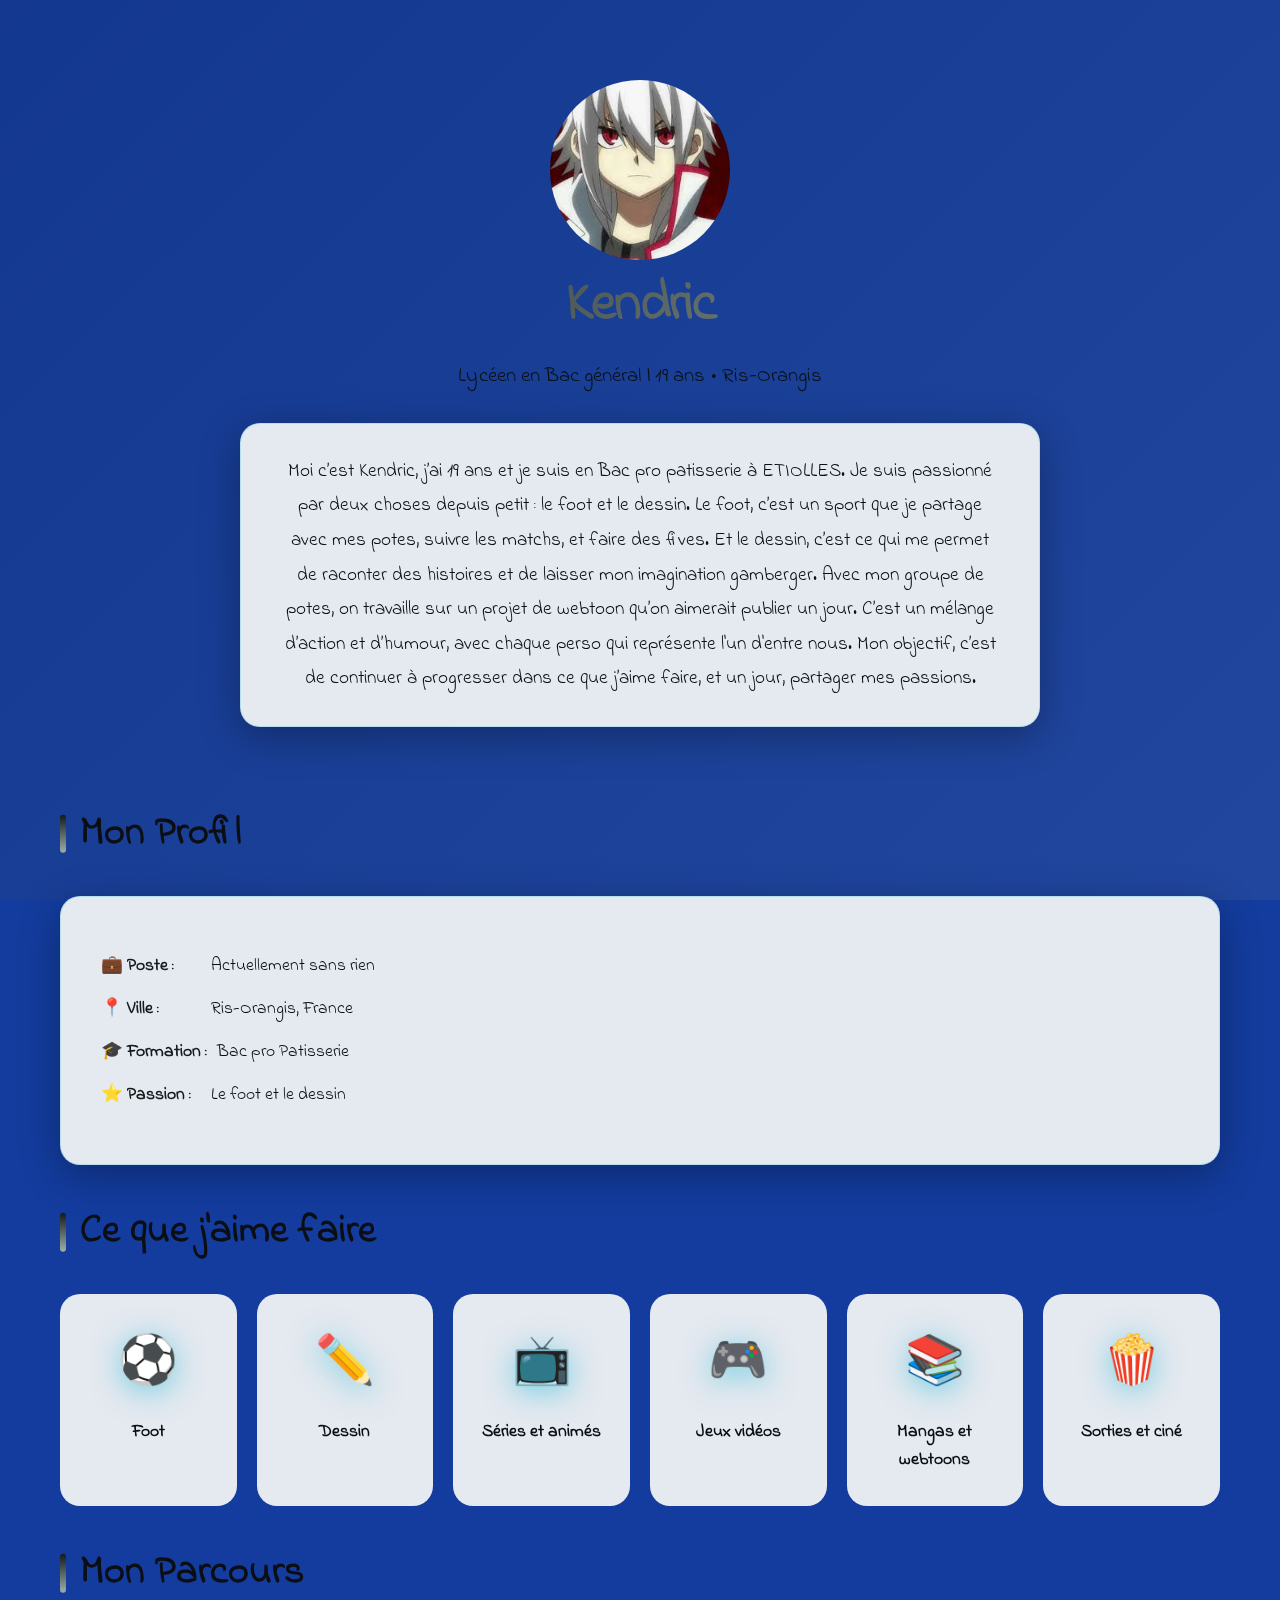
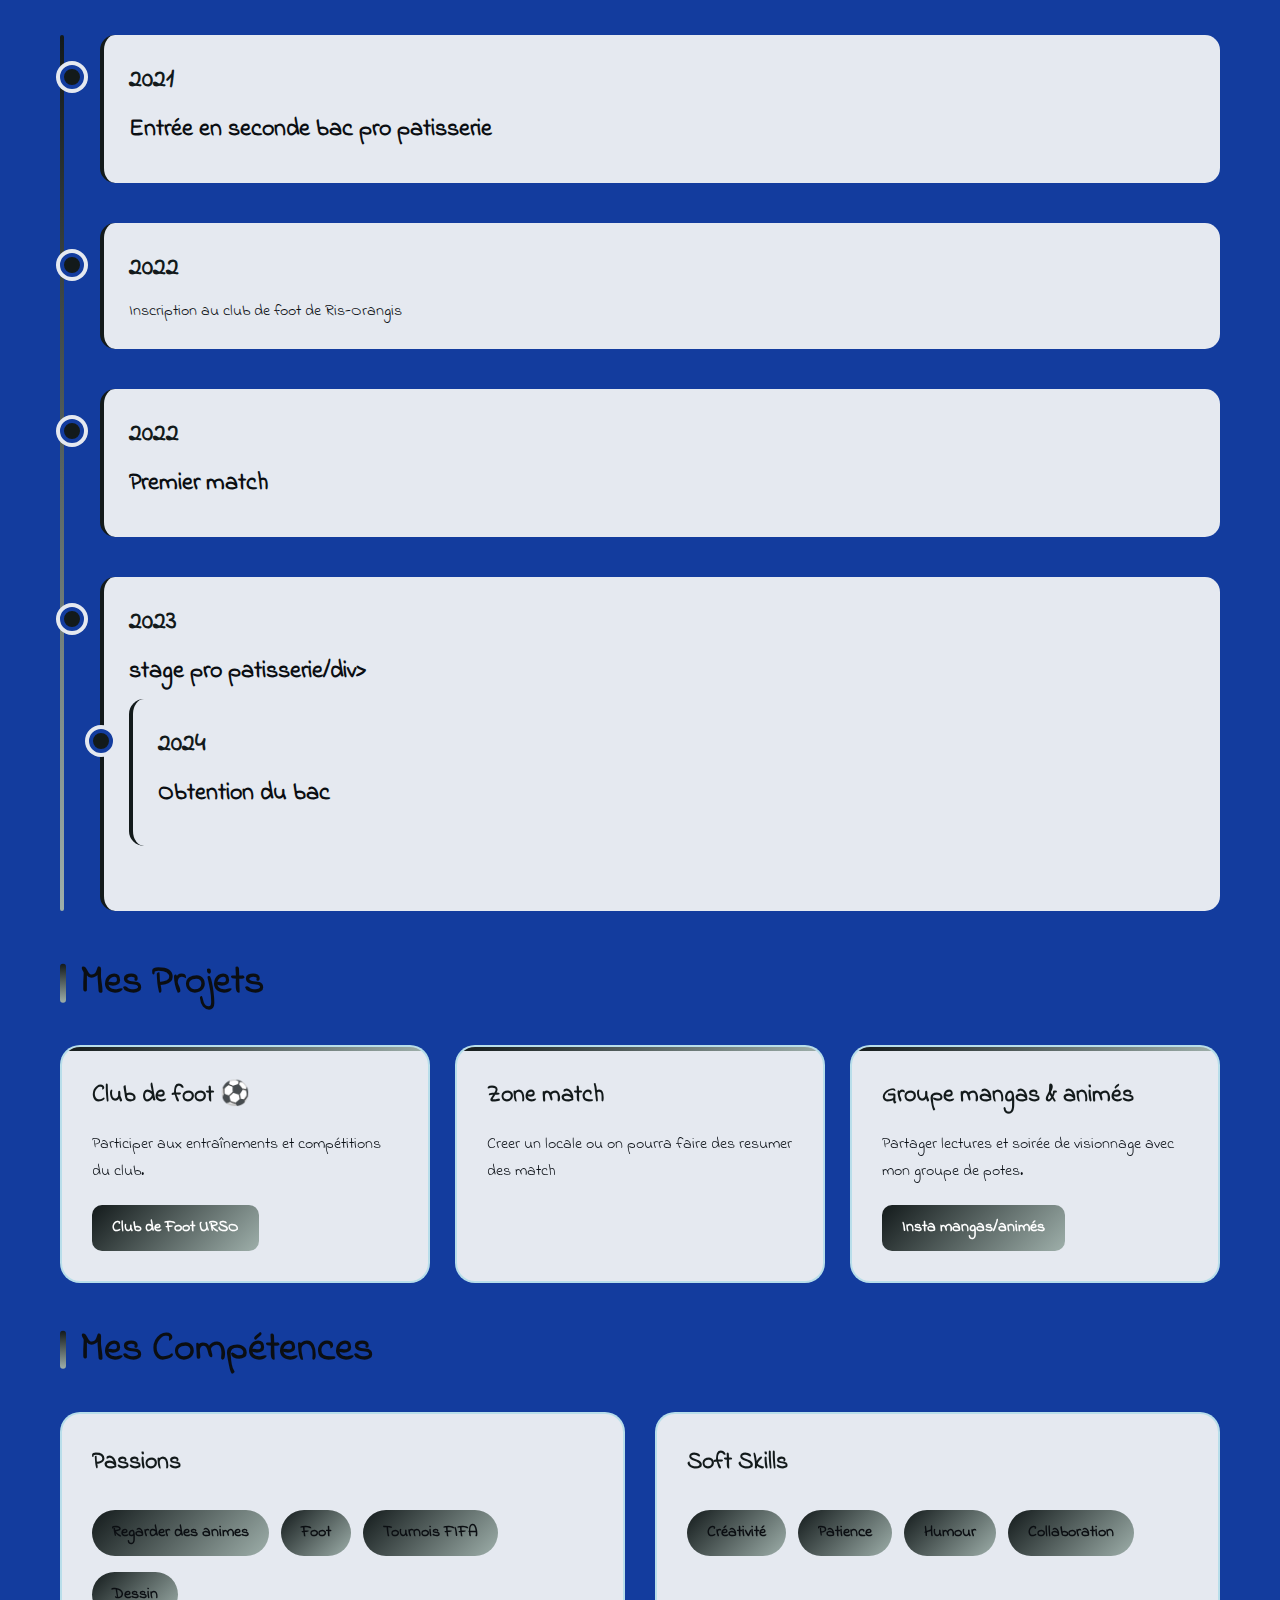
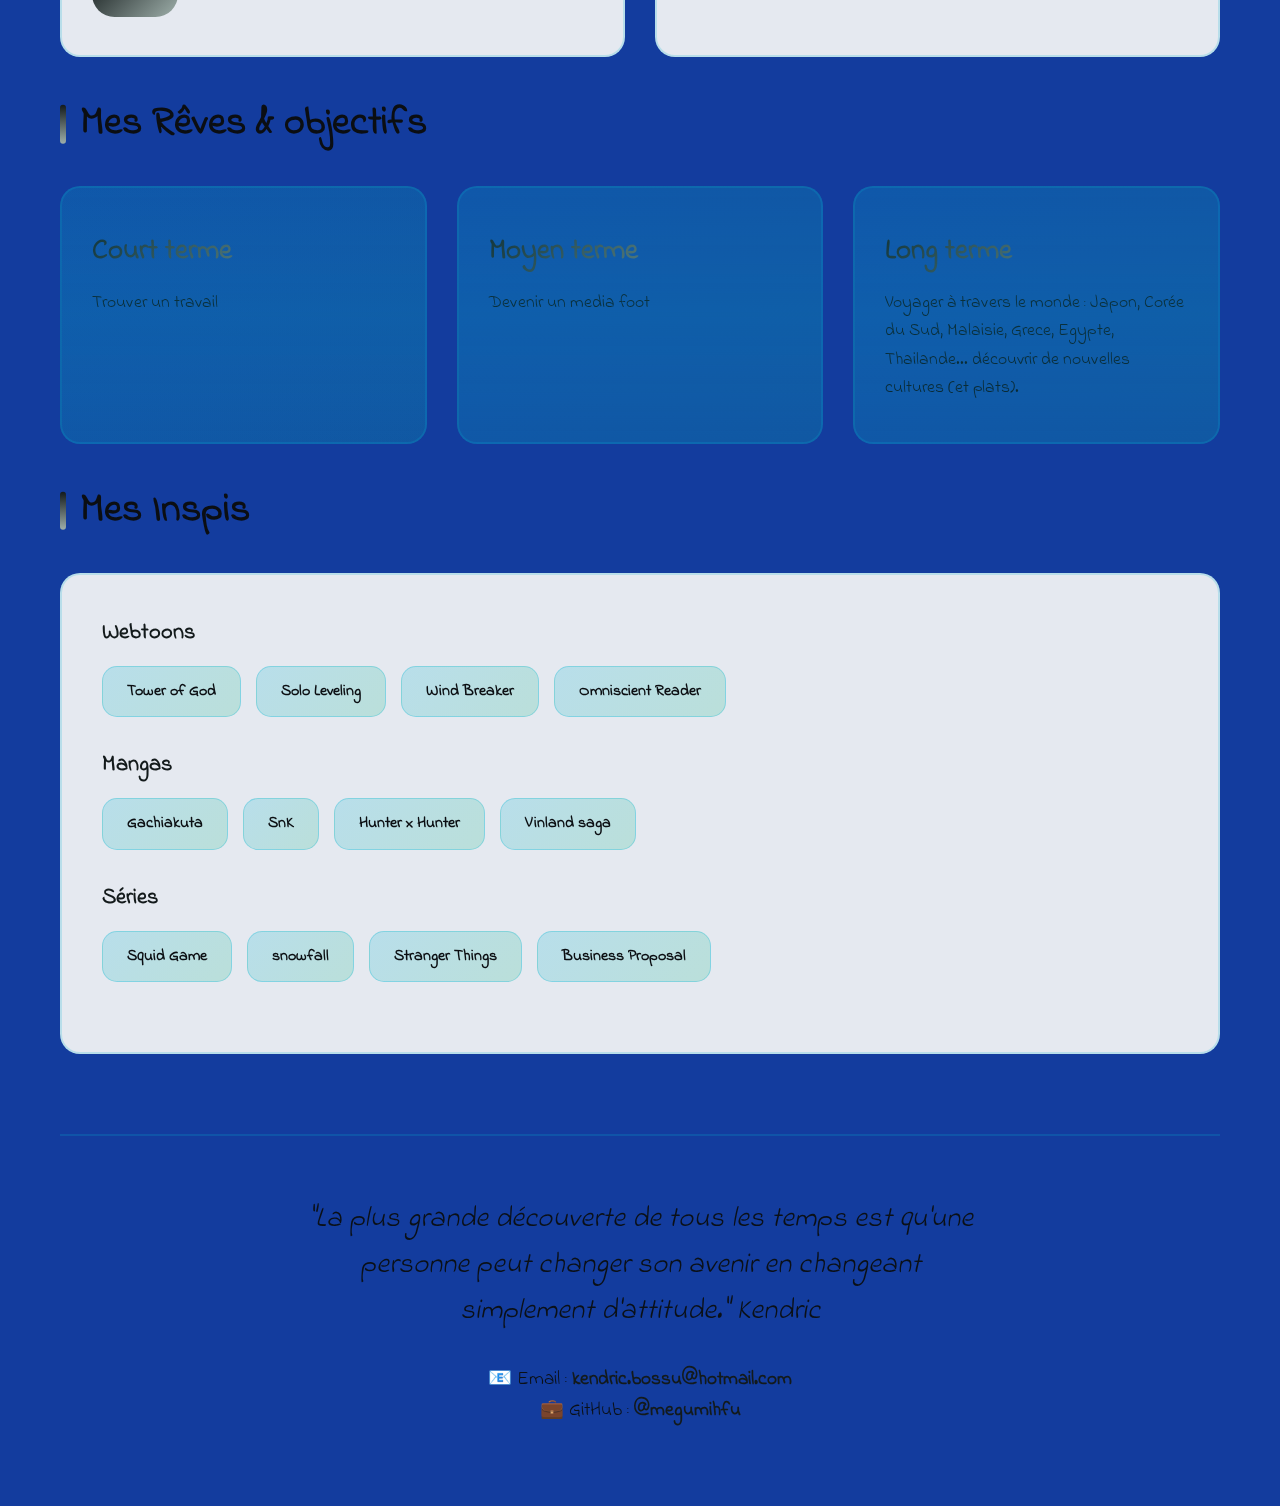
<file: Kendric/index.html>
<meta charset="UTF-8">
    <meta name="viewport" content="width=device-width, initial-scale=1.0">
    <title>Mon CV de Vie</title>
    <!-- lien vers le css -->
    <link rel="stylesheet" href="style.css">
    <!-- pour changer de police : https://fonts.google.com/ -->
    <style>
        @import url('https://fonts.googleapis.com/css2?family=Indie+Flower&family=Patrick+Hand&display=swap');
    </style>
</head>
<body>
    <div class="container">
        <!-- profil -->
        <header class="header">
            <div class="flip-card-container">
                 <div class="flip-card">
                    <div class="flip-card-inner">
                        <div class="flip-card-front">
                        <img src="[data-uri]" alt="chat 1" />
                        </div>
                        <div class="flip-card-back">
                        <img src=" [data-uri]"chat 2" />
                        </div>
                    </div>
                </div>
            </div>


            <h1 class="nom">Kendric</h1>
            <p class="accroche">Lycéen en Bac général | 19 ans • Ris-Orangis</p>
            
            <!-- citation "a propos de moi" -->
            <div class="a-propos-cite">
                <p>
                    Moi c’est Kendric, j’ai 19 ans et je suis en Bac pro patisserie à ETIOLLES.
                    Je suis passionné par deux choses depuis petit : le foot et le dessin.
                    Le foot, c’est un sport que je partage avec mes potes, suivre les matchs, et faire des fives.
                    Et le dessin, c’est ce qui me permet de raconter des histoires et de laisser mon imagination gamberger.
                    Avec mon groupe de potes, on travaille sur un projet de webtoon qu’on aimerait publier un jour.
                    C’est un mélange d’action et d’humour, avec chaque perso qui représente l'un d'entre nous.
                    Mon objectif, c’est de continuer à progresser dans ce que j’aime faire,
                    et un jour, partager mes passions.
                </p>
            </div>
        </header>

        <!-- mon profil -->
        <section class="section">
            <h2 class="section-titre">Mon Profil</h2>
            <div class="profil-content">
                <div class="info-ligne">
                    <strong>💼 Poste :</strong>
                    <span>Actuellement sans rien</span>
                </div>
                <div class="info-ligne">
                    <strong>📍 Ville :</strong>
                    <span>Ris-Orangis, France</span>
                </div>
                <div class="info-ligne">
                    <strong>🎓 Formation :</strong>
                    <span>Bac pro Patisserie</span>
                </div>
                <div class="info-ligne">
                    <strong>⭐ Passion :</strong>
                    <span>Le foot et le dessin</span>
                </div>
            </div>
        </section>

        <!-- mes passions -->
        <section class="section">
            <h2 class="section-titre">Ce que j'aime faire</h2>
            <div class="passions-grid">
                <div class="passion-card">
                    <div class="passion-icon">⚽</div>
                    <div class="passion-nom">Foot</div>
                </div>
                <div class="passion-card">
                    <div class="passion-icon">✏️</div>
                    <div class="passion-nom">Dessin</div>
                </div>
                <div class="passion-card">
                    <div class="passion-icon">📺</div>
                    <div class="passion-nom">Séries et animés</div>
                </div>
                <div class="passion-card">
                    <div class="passion-icon">🎮</div>
                    <div class="passion-nom">Jeux vidéos</div>
                </div>
                <div class="passion-card">
                    <div class="passion-icon">📚</div>
                    <div class="passion-nom">Mangas et webtoons</div>
                </div>
                <div class="passion-card">
                    <div class="passion-icon">🍿</div>
                    <div class="passion-nom">Sorties et ciné</div>
                </div>
            </div>
        </section>

        <!-- mon parcours -->
        <section class="section">
            <h2 class="section-titre">Mon Parcours</h2>
            <div class="timeline">
                <div class="timeline-item">
                    <div class="timeline-annee">2021</div>
                    <div class="timeline-titre">Entrée en seconde bac pro patisserie</div>
                </div>
                <div class="timeline-item">
                    <div class="timeline-annee">2022</div>
                    <div class="timeline-titre"></div>Inscription au club de foot de Ris-Orangis
                </div>
                <div class="timeline-item">
                    <div class="timeline-annee">2022</div>
                    <div class="timeline-titre">Premier match</div>
                </div>
                <div class="timeline-item">
                    <div class="timeline-annee">2023</div>
                    <div class="timeline-titre">stage pro patisserie/div>
                </div>
                <div class="timeline-item">
                    <div class="timeline-annee">2024</div>
                    <div class="timeline-titre">Obtention du bac</div>
                </div>
            </div>
        </section>

        <!-- mes projets -->
        <section class="section">
            <h2 class="section-titre">Mes Projets</h2>
            <div class="projets-grid">
                <div class="projet-card">
                    <div class="projet-titre">Club de foot ⚽</div>
                    <div class="projet-desc"> Participer aux entraînements et compétitions du club.</div>
                    <a href="https://www.usro.fr/football/" class="projet-lien" target="_blank">
                        Club de Foot URSO
                    </a>
                </div>
                <div class="projet-card">
                    <div class="projet-titre">Zone match</div>
                    <div class="projet-desc"> Creer un locale ou on pourra faire des resumer des match</div>
                    
                </div>
                <div class="projet-card">
                    <div class="projet-titre">Groupe mangas & animés</div>
                    <div class="projet-desc">Partager lectures et soirée de visionnage avec mon groupe de potes.</div>
                    <a href="https://www.instagram.com/teammanga__/?hl=en" class="projet-lien" target="_blank">
                        Insta mangas/animés 
                    </a>
                </div>
            </div>
        </section>

        <!-- mes compétences -->
        <section class="section">
            <h2 class="section-titre">Mes Compétences</h2>
            <div class="competences-container">
                <div class="competences-bloc">
                    <h3>Passions</h3>
                    <div class="tag">Regarder des animes</div>
                    <div class="tag">Foot</div>
                    <div class="tag">Tournois FIFA</div>
                    <div class="tag">Dessin</div>
                </div>
                <div class="competences-bloc">
                    <h3>Soft Skills</h3>
                    <div class="tag">Créativité</div>
                    <div class="tag">Patience</div>
                    <div class="tag">Humour</div>
                    <div class="tag">Collaboration</div>
                </div>
            </div>
        </section>

        <!-- mes reves et objectis -->
        <section class="section">
            <h2 class="section-titre">Mes Rêves & objectifs</h2>
            <div class="reves-grid">
                <div class="reve-card">
                    <div class="reve-titre">Court terme</div>
                    <div class="reve-desc">Trouver un travail</div>
                </div>
                <div class="reve-card">
                    <div class="reve-titre">Moyen terme</div>
                    <div class="reve-desc">Devenir un media foot</div>
                </div>
                <div class="reve-card">
                    <div class="reve-titre">Long terme</div>
                    <div class="reve-desc">Voyager à travers le monde : Japon, Corée du Sud, Malaisie, Grece, Egypte, Thailande... découvrir de nouvelles cultures (et plats).</div>
                </div>
            </div>
        </section>

        <!-- mes inspis -->
        <section class="section">
            <h2 class="section-titre">Mes Inspis</h2>
            <div class="inspirations-content">
                <div class="inspiration-categorie">
                    <h3>Webtoons</h3>
                    <div class="inspiration-liste">
                        <div class="inspiration-item">
                            <a href="https://www.webtoons.com/en/fantasy/tower-of-god/list?title_no=95">
                                Tower of God
                            </a>
                        </div>
                        <div class="inspiration-item">Solo Leveling</div>
                        <div class="inspiration-item">Wind Breaker</div>
                        <div class="inspiration-item">Omniscient Reader</div>
                    </div>
                </div>
                <div class="inspiration-categorie">
                    <h3>Mangas</h3>
                    <div class="inspiration-liste">
                        <div class="inspiration-item">
                            <a href="https://v6.voiranime.com/anime/one-piece/">
                                Gachiakuta
                            </a>
                        </div>
                        <div class="inspiration-item">SnK</div>
                        <div class="inspiration-item">Hunter x Hunter</div>
                        <div class="inspiration-item">Vinland saga</div>
                    </div>
                </div>
                <div class="inspiration-categorie">
                    <h3>Séries</h3>
                    <div class="inspiration-liste">
                        <div class="inspiration-item">
                            <a href="https://www.netflix.com/fr-en/title/81040344">
                                Squid Game
                            </a>
                        </div>
                        <div class="inspiration-item">snowfall</div>
                        <div class="inspiration-item">Stranger Things</div>
                        <div class="inspiration-item">Business Proposal</div>
                    </div>
                </div>
            </div>
        </section>

        <footer class="footer">
            <div class="citation">
                "La plus grande découverte de tous les temps est qu'une personne peut changer son avenir en changeant simplement d'attitude."
                <i>Kendric</i>
            </div>
            <div class="contact-info">
                📧 Email : <a href="mailto:monmail@exemple.fr">kendric.bossu@hotmail.com</a><br>
                💼 GitHub : <a href="https://github.com/megumihfu" target="_blank">@megumihfu</a>
            </div>
        </footer>
    </div>
</file>
<file: Kendric/style.css>
/* les couleurs que l'on peut personnaliser */
:root {
    --couleur-principale: #131a1b; /* turquoise */
    --couleur-secondaire: #9eafaa; /* vert */
    --couleur-accent: #ddeae4; /* Vert clair */
    --couleur-fond: #133c9e;
    --couleur-carte: #e5e9f0;
    --couleur-texte: #0b0e12;
    --couleur-texte-gris: #0b1016;
}

* {
    margin: 0;
    padding: 0;
    box-sizing: border-box;
}

body {
    font-family: "Indie Flower", cursive;
    font-weight: 550; 
    background: var(--couleur-fond);
    color: var(--couleur-texte);
    line-height: 1.6;
    overflow-x: hidden;
}

/* fond animé avec dégradé */
body::before {
    content: '';
    position: fixed;
    top: 0;
    left: 0;
    width: 100%;
    height: 100%;
    background: linear-gradient(135deg, var(--couleur-principale) 0%, var(--couleur-secondaire) 100%);
    opacity: 0.1;
    z-index: -1;
}

/* conteneur principal */
.container {
    max-width: 1200px;
    margin: 0 auto;
    padding: 20px;
}

/* profil */
.header {
    text-align: center;
    padding: 60px 20px 40px;
    position: relative;
}

/* image centrée  */
.flip-card-container {
  display: flex;
  justify-content: center;
  align-items: center;
  animation: flotte 3s ease-in-out infinite;
}

.flip-card {
  width: 180px;
  height: 180px;
  perspective: 1000px; 
  cursor: pointer;
}

.flip-card-inner {
  width: 100%;
  height: 100%;
  transition: transform 0.8s;
  transform-style: preserve-3d;
}

/* l'image tourne */
.flip-card:hover .flip-card-inner {
  transform: rotateY(180deg);
}

.flip-card-front,
.flip-card-back {
  position: absolute;
  width: 100%;
  height: 100%;
  backface-visibility: hidden; 
  border-radius: 50%; /* pp ronde */
}

.flip-card-front img,
.flip-card-back img {
  width: 100%;
  height: 100%;
  object-fit: cover;
  border-radius: 50%;
}

/* face arrière */
.flip-card-back {
  transform: rotateY(180deg);
}

@keyframes flotte {
    0%, 100% { transform: translateY(0px); }
    50% { transform: translateY(-10px); }
}

.nom {
    font-size: 3.5em;
    font-weight: 900;
    background: linear-gradient(135deg, var(--couleur-principale), var(--couleur-secondaire));
    -webkit-background-clip: text;
    -webkit-text-fill-color: transparent;
    background-clip: text;
    margin-bottom: 10px;
    letter-spacing: -2px;
}

.accroche {
    font-size: 1.3em;
    color: var(--couleur-texte-gris);
    max-width: 600px;
    margin: 0 auto 30px;
}

/* la citation "à propos" */
.a-propos-cite {
    background: var(--couleur-carte);
    padding: 30px 40px;
    border-radius: 20px;
    box-shadow: 0 10px 40px rgba(0, 0, 0, 0.3);
    border: 1px solid rgba(6, 182, 212, 0.2);
    max-width: 800px;
    margin: 0 auto;
    transition: transform 0.3s ease, box-shadow 0.3s ease;
}

.a-propos-cite:hover {
    transform: translateY(-5px);
    box-shadow: 0 20px 60px rgba(6, 182, 212, 0.4);
}

.a-propos-cite p {
    color: var(--couleur-texte-gris);
    line-height: 1.8;
    font-size: 1.2em;
}

/* sections */
.section {
    margin: 35px 0;
}

.section-titre {
    font-size: 2.5em;
    font-weight: 800;
    margin-bottom: 30px;
    position: relative;
    padding-left: 20px;
}

.section-titre::before {
    content: '';
    position: absolute;
    left: 0;
    top: 50%;
    transform: translateY(-50%);
    width: 6px;
    height: 60%;
    background: linear-gradient(180deg, var(--couleur-principale), var(--couleur-secondaire));
    border-radius: 10px;
}

/* section du profil */
.profil-content {
    background: var(--couleur-carte);
    padding: 40px;
    border-radius: 20px;
    box-shadow: 0 10px 40px rgba(0, 0, 0, 0.3);
    border: 1px solid rgba(6, 182, 212, 0.2);
    transition: transform 0.3s ease, box-shadow 0.3s ease;
}

.profil-content:hover {
    transform: translateY(-5px);
    box-shadow: 0 20px 60px rgba(6, 182, 212, 0.4);
}

.info-ligne {
    display: flex;
    align-items: center;
    margin: 15px 0;
    font-size: 1.1em;
}

.info-ligne strong {
    color: var(--couleur-principale);
    margin-right: 10px;
    min-width: 100px;
}

/* section passions */
.passions-grid {
    display: grid;
    grid-template-columns: repeat(auto-fit, minmax(150px, 1fr));
    gap: 20px;
}

.passion-card {
    background: var(--couleur-carte);
    padding: 30px 20px;
    border-radius: 20px;
    text-align: center;
    transition: all 0.3s ease;
    border: 2px solid transparent;
    cursor: pointer;
}

.passion-card:hover {
    transform: translateY(-10px) scale(1.05);
    border-color: var(--couleur-principale);
    box-shadow: 0 20px 40px rgba(6, 182, 212, 0.3);
}

.passion-icon {
    font-size: 3em;
    margin-bottom: 15px;
    filter: drop-shadow(0 5px 15px rgba(6, 182, 212, 0.5));
}

.passion-nom {
    font-weight: 600;
    font-size: 1.1em;
}

/* section parcours */
.timeline {
    position: relative;
    padding-left: 40px;
}

.timeline::before {
    content: '';
    position: absolute;
    left: 0;
    top: 0;
    bottom: 0;
    width: 4px;
    background: linear-gradient(180deg, var(--couleur-principale), var(--couleur-secondaire));
    border-radius: 10px;
}

.timeline-item {
    position: relative;
    margin-bottom: 40px;
    padding: 25px;
    background: var(--couleur-carte);
    border-radius: 15px;
    border-left: 4px solid var(--couleur-principale);
    transition: all 0.3s ease;
}

.timeline-item:hover {
    transform: translateX(10px);
    box-shadow: 0 10px 30px rgba(6, 182, 212, 0.3);
}

.timeline-item::before {
    content: '';
    position: absolute;
    left: -44px;
    top: 30px;
    width: 16px;
    height: 16px;
    background: var(--couleur-principale);
    border-radius: 50%;
    border: 4px solid var(--couleur-fond);
    box-shadow: 0 0 0 4px var(--couleur-carte);
}

.timeline-annee {
    color: var(--couleur-principale);
    font-weight: 800;
    font-size: 1.6em;
    margin-bottom: 10px;
}

.timeline-titre {
    font-size: 1.5em;
    font-weight: 700;
    margin-bottom: 8px;
}


.timeline-desc {
    color: var(--couleur-texte-gris);
}

/* section projets */
.projets-grid {
    display: grid;
    grid-template-columns: repeat(auto-fit, minmax(300px, 1fr));
    gap: 25px;
}

.projet-card {
    background: var(--couleur-carte);
    padding: 30px;
    border-radius: 20px;
    border: 2px solid rgba(6, 182, 212, 0.2);
    transition: all 0.3s ease;
    position: relative;
    overflow: hidden;
}

.projet-card::before {
    content: '';
    position: absolute;
    top: 0;
    left: 0;
    width: 100%;
    height: 4px;
    background: linear-gradient(90deg, var(--couleur-principale), var(--couleur-secondaire));
}

.projet-card:hover {
    transform: translateY(-8px);
    border-color: var(--couleur-principale);
    box-shadow: 0 20px 40px rgba(6, 182, 212, 0.4);
}

.projet-titre {
    font-size: 1.5em;
    font-weight: 700;
    margin-bottom: 15px;
    color: var(--couleur-principale);
}

.projet-desc {
    color: var(--couleur-texte-gris);
    margin-bottom: 20px;
    line-height: 1.7;
}

.projet-lien {
    display: inline-block;
    padding: 10px 20px;
    background: linear-gradient(135deg, var(--couleur-principale), var(--couleur-secondaire));
    color: white;
    text-decoration: none;
    border-radius: 10px;
    font-weight: 600;
    transition: all 0.3s ease;
}

.projet-lien:hover {
    transform: scale(1.05);
    box-shadow: 0 8px 20px rgba(6, 182, 212, 0.5);
}

/* section competences */
.competences-container {
    display: grid;
    grid-template-columns: repeat(auto-fit, minmax(300px, 1fr));
    gap: 30px;
}

.competences-bloc {
    background: var(--couleur-carte);
    padding: 30px;
    border-radius: 20px;
    border: 2px solid rgba(6, 182, 212, 0.2);
}

.competences-bloc h3 {
    color: var(--couleur-principale);
    margin-bottom: 20px;
    font-size: 1.5em;
}

.tag {
    display: inline-block;
    padding: 10px 20px;
    margin: 8px 8px 8px 0;
    background: linear-gradient(135deg, var(--couleur-principale), var(--couleur-secondaire));
    border-radius: 25px;
    font-weight: 600;
    transition: all 0.3s ease;
    cursor: pointer;
}

.tag:hover {
    transform: scale(1.1);
    box-shadow: 0 5px 20px rgba(6, 182, 212, 0.5);
}

/* section reves */
.reves-grid {
    display: grid;
    grid-template-columns: repeat(auto-fit, minmax(280px, 1fr));
    gap: 30px;
}

.reve-card {
    background: linear-gradient(135deg, rgba(6, 182, 212, 0.1), rgba(16, 185, 129, 0.1));
    padding: 40px 30px;
    border-radius: 20px;
    border: 2px solid rgba(6, 182, 212, 0.3);
    transition: all 0.4s ease;
    position: relative;
    overflow: hidden;
}

.reve-card::before {
    content: '';
    position: absolute;
    top: -50%;
    right: -50%;
    width: 200%;
    height: 200%;
    background: linear-gradient(135deg, transparent, rgba(6, 182, 212, 0.2), transparent);
    transform: rotate(45deg);
    transition: all 0.6s ease;
}

.reve-card:hover::before {
    top: 100%;
    right: 100%;
}

.reve-card:hover {
    transform: translateY(-10px) scale(1.03);
    border-color: var(--couleur-principale);
    box-shadow: 0 20px 50px rgba(6, 182, 212, 0.4);
}

.reve-titre {
    font-size: 1.8em;
    font-weight: 800;
    margin-bottom: 15px;
    background: linear-gradient(135deg, var(--couleur-principale), var(--couleur-secondaire));
    -webkit-background-clip: text;
    -webkit-text-fill-color: transparent;
    background-clip: text;
}

.reve-desc {
    font-size: 1.1em;
    color: var(--couleur-texte-gris);
}

/* section inspi */
.inspirations-content {
    background: var(--couleur-carte);
    padding: 40px;
    border-radius: 20px;
    border: 2px solid rgba(6, 182, 212, 0.2);
}

.inspiration-categorie {
    margin-bottom: 30px;
}

.inspiration-categorie h3 {
    color: var(--couleur-principale);
    margin-bottom: 15px;
    font-size: 1.4em;
}

.inspiration-liste {
    display: flex;
    flex-wrap: wrap;
    gap: 15px;
}

.inspiration-item {
    background: linear-gradient(135deg, rgba(6, 182, 212, 0.2), rgba(16, 185, 129, 0.2));
    padding: 12px 24px;
    border-radius: 15px;
    font-weight: 600;
    transition: all 0.3s ease;
    border: 1px solid rgba(6, 182, 212, 0.3);
}

.inspiration-item a {
    color:var(--couleur-texte); 
    text-decoration: none;
    font-weight: inherit; 
}

.inspiration-item:hover {
    transform: translateY(-3px);
    box-shadow: 0 10px 25px rgba(6, 182, 212, 0.3);
}

/* fin (section tout en bas)*/
.footer {
    text-align: center;
    padding: 60px 20px;
    margin-top: 80px;
    border-top: 2px solid rgba(6, 182, 212, 0.2);
}

.citation {
    font-size: 1.8em;
    font-style: italic;
    color: var(--couleur-texte-gris);
    margin-bottom: 30px;
    max-width: 700px;
    margin-left: auto;
    margin-right: auto;
}

.contact-info {
    font-size: 1.2em;
    color: var(--couleur-texte-gris);
}

.contact-info a {
    color: var(--couleur-principale);
    text-decoration: none;
    font-weight: 700;
    transition: all 0.3s ease;
}

.contact-info a:hover {
    color: var(--couleur-secondaire);
    text-shadow: 0 0 20px rgba(6, 182, 212, 0.5);
}

/* responsive */
@media (max-width: 768px) {
    .nom {
        font-size: 2.5em;
    }

    .section-titre {
        font-size: 2em;
    }

    .passions-grid {
        grid-template-columns: repeat(2, 1fr);
    }

    .timeline {
        padding-left: 30px;
    }
}
</file>
